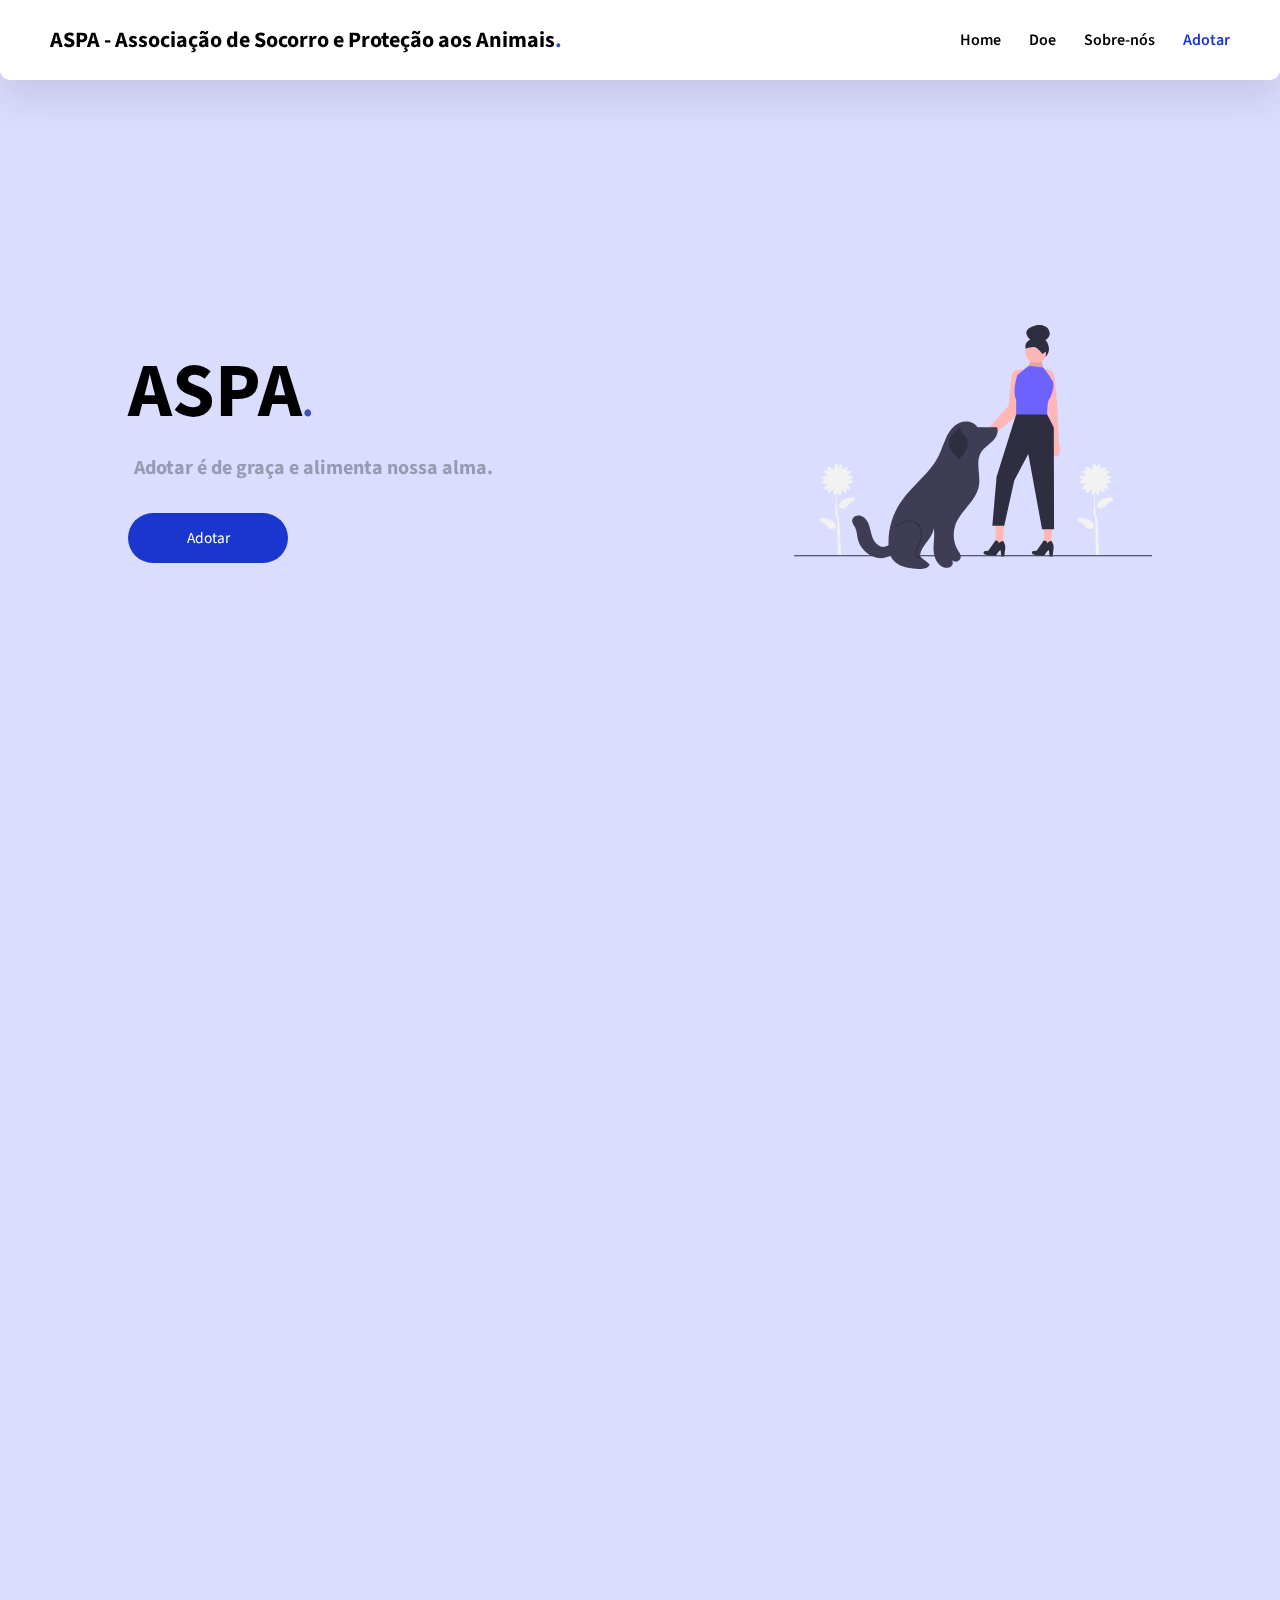
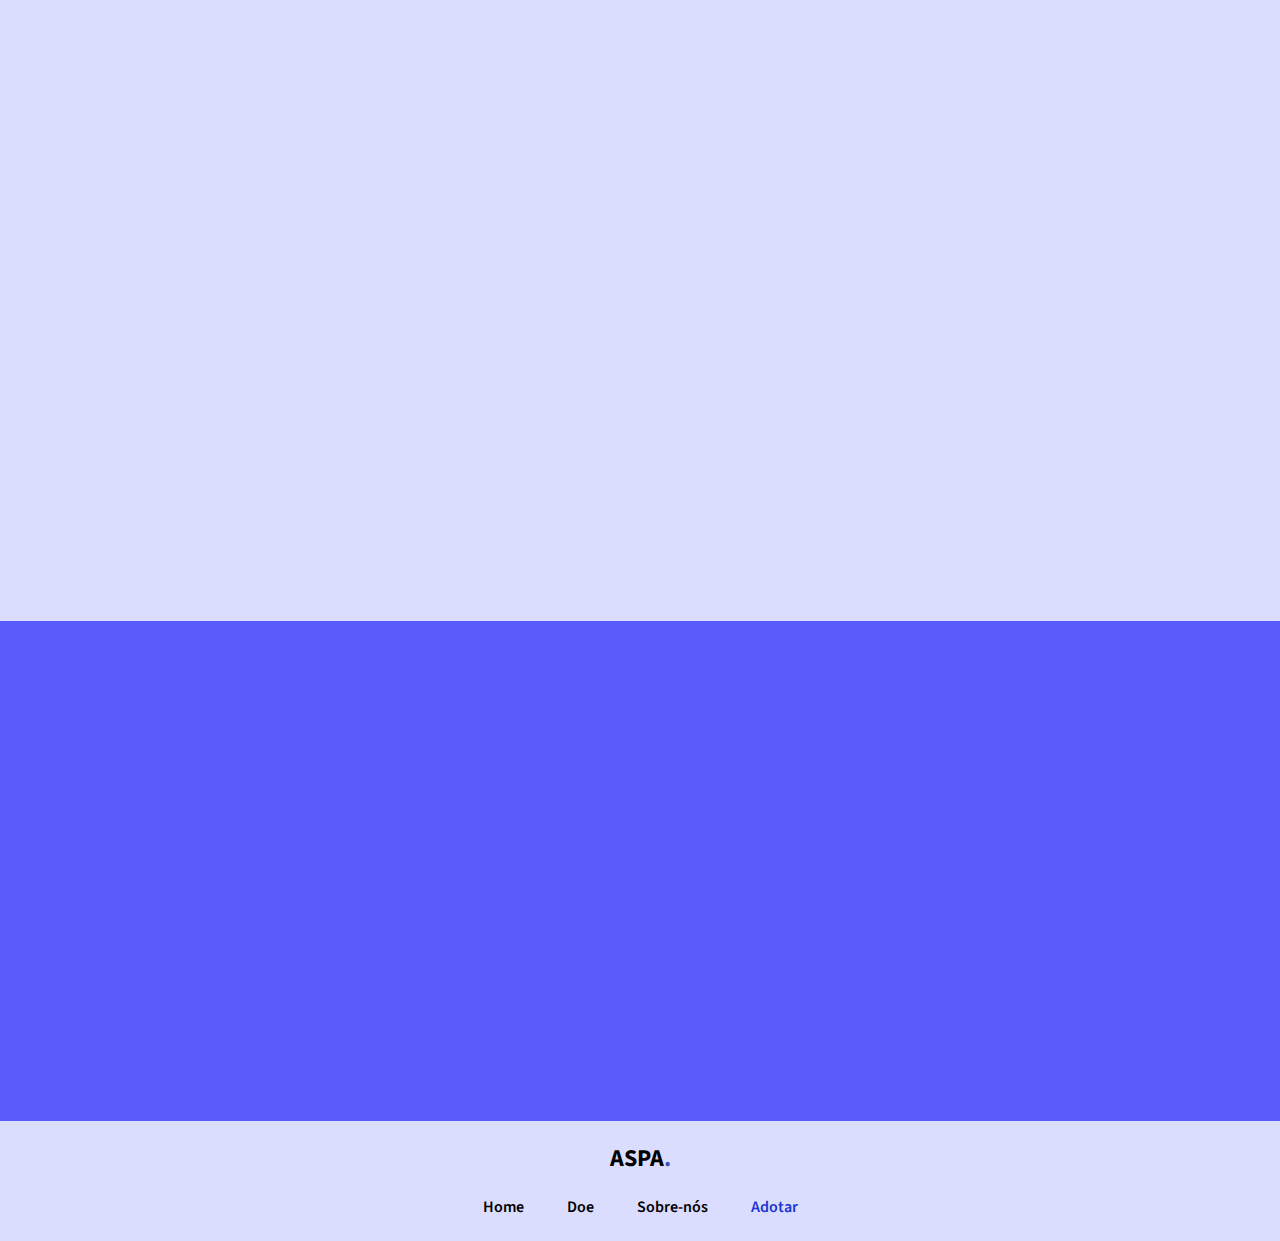
<file: index.html>
<!DOCTYPE html>
<html lang="pt-br">

<head>
    <meta charset="UTF-8">
    <meta name="viewport" content="width=device-width, initial-scale=1.0">
    <title>Adote</title>
    <link rel="stylesheet" href="styles.css">
    <link href="https://fonts.googleapis.com/css2?family=Source+Sans+Pro&display=swap" rel="stylesheet">
    <link href="https://unpkg.com/aos@2.3.1/dist/aos.css" rel="stylesheet">
    <link rel="icon" type="image/png" sizes="32x32" href="img/favicon-32x32.png">
</head>

<body>
    <div>
        <div class="nav">
            <div>
                <h4>ASPA - Associação de Socorro e Proteção aos Animais<span style="color: #3f51b5;">.</span></h4>
            </div>
            <div class="links">
                <a href="index.html">Home</a>
                <a href="doe.html">Doe</a>
                <a href="sobre-nos.html">Sobre-nós</a>
                <a href="adotar.html" class="adotar">Adotar</a>
            </div>
        </div>

        <!--LANDING PAGE-->
        <div class="landing">
            <div class="landingText" data-aos="fade-up" data-aos-duration="1000">
                <h1>ASPA<span style="color: #3f51b5; font-size: 3vw;">.</span></h1>
                <h3>Adotar é de graça e alimenta nossa alma.</h3>
                <div class="btn">
                    <a href="./adotar.html">Adotar</a>
                </div>
            </div>
            <div class="landingImage" data-aos="fade-down" data-aos-duration="2000">
                <img src="img/dog-carinho-mulher.svg">
            </div>
        </div>

        <!--INFO SECTION ABOUT-->
        <div class="about">
            <div class="aboutText" data-aos="fade-up" data-aos-duration="1000">
                <h1>Por que é importante <br> <span style="color: #3f51b5;font-size: 3vw;">Você adotar
                    </span> </h1>
                <img src="img/logo-sem-fundo.png" class="sonhe">
            </div>
            <div class="aboutList" data-aos="fade-left" data-aos-duration="1000">
                <ol>
                    <li>
                        <span>01</span>
                        <p>Você não financia o sofrimento do mercado de pets</p>
                    </li>
                    <li>
                        <span>02</span>
                        <p>Ter um pet em casa = felicidade para o lar</p>
                    </li>
                    <li>
                        <span>03</span>
                        <p>Ter um pet em casa faz bem para a saúde</p>
                    </li>
                    <li>
                        <span>04</span>
                        <p>Você estará resgatando uma vida</p>
                    </li>

                </ol>
            </div>
        </div>

        <!--INFO SECTION CARDS-->

        <div class="infoSection">
            <div class="infoHeader" data-aos="fade-up" data-aos-duration="1000">
                <h1>Curiosidades que você precisa saber<br> <span style="color: #3f51b5;">Adote</span><span
                        style="color: #0E0D0D;">.</span></h1>
            </div>
            <div class="infoCards">
                <div class="card one" data-aos="fade-up" data-aos-duration="1000">
                    <img src="img/dog-comida.svg" class="cardoneImg" data-aos="fade-up" data-aos-duration="1100">
                    <div class="cardbgone"></div>
                    <div class="cardContent">
                        <h2>Dados de abandono no Brasil</h2>
                        <p>De acordo com a OMS, aqui no país existem mais de 30 milhões de cães abandonados.</p>
                        <a href="https://www.paho.org/pt/brasil" target="_blank">
                            <div class="cardBtn">
                                <img src="img/next.png" class="cardIcon">
                            </div>
                        </a>
                    </div>
                </div>

                <div class="card two" data-aos="fade-up" data-aos-duration="1300">
                    <img src="img/dog-homem-passeio.svg" class="cardtwoImg" data-aos="fade-up" data-aos-duration="1200">
                    <div class="cardbgtwo"></div>
                    <div class="cardContent">
                        <h2>Aumigos no Brasil</h2>
                        <p>Por outro lado, 44,13% dos lares brasileiros possui ao menos um cão, segundo o IBGE.</p>
                        <a href="https://www.ibge.gov.br/" target="_blank">
                            <div class="cardBtn">
                                <img src="img/next.png" class="cardIcon">
                            </div>
                        </a>
                    </div>
                </div>

                <div class="card three" data-aos="fade-up" data-aos-duration="1600">
                    <img src="img/dog-praia.svg" class="cardthreeImg" data-aos="fade-up" data-aos-duration="1300">
                    <div class="cardbgthree"></div>
                    <div class="cardContent">
                        <h2>Qualidade de Vida</h2>
                        <p>Estudos indicam longevidade para tutores. Mitigando doenças físicas e psicológicas.</p>
                        <a href="https://www.ahajournals.org/doi/10.1161/CIRCOUTCOMES.118.005342" target="_blank">
                            <div class="cardBtn">
                                <img src="img/next.png" class="cardIcon">
                            </div>
                        </a>
                    </div>
                </div>
            </div>
        </div>

        <!--BANNER-->

        <div class="banner">
            <div class="bannerText" data-aos="fade-right" data-aos-duration="1000">
                <h1>Entre em contato:<br> <span style="font-size: 1.6vw;">
                    contato@aspa.com.br</span>
                </h1>
                <a href="https://www.facebook.com/" target="_blank"><img src="img/facebook.png"></a>
                <a href="https://www.instagram.com/" target="_blank"><img src="img/instagram.png"></a>
                <a href="https://web.whatsapp.com/" target="_blank"><img src="img/whatsapp.png"></a>
            </div>
            <div class="bannerImg" data-aos="fade-up" data-aos-duration="1000">
                <img src="img/mulher-celular.svg">
            </div>
        </div>

        <!-- FOOTER -->

        <div class="footer">
            <h2>ASPA<span style="color: #3f51b5;">.</span></h2>
            <div class="footerlinks">
                <a href="index.html">Home</a>
                <a href="doe.html">Doe</a>
                <a href="sobre-nos.html" onclick=addImagetoCard()>Sobre-nós</a>
                <a href="adotar.html" class="adotar">Adotar</a>
            </div>
        </div>

    </div>

    <script src="https://unpkg.com/aos@2.3.1/dist/aos.js"></script>
    <script>
        AOS.init();
    </script>
    <!-- Referência -->
    <!-- https://michalsnik.github.io/aos/ -->
    <!-- https://github.com/michalsnik/aos -->
    <!-- https://undraw.co/illustrations -->
</body>
<script src="main.js"></script>

</html>
</file>
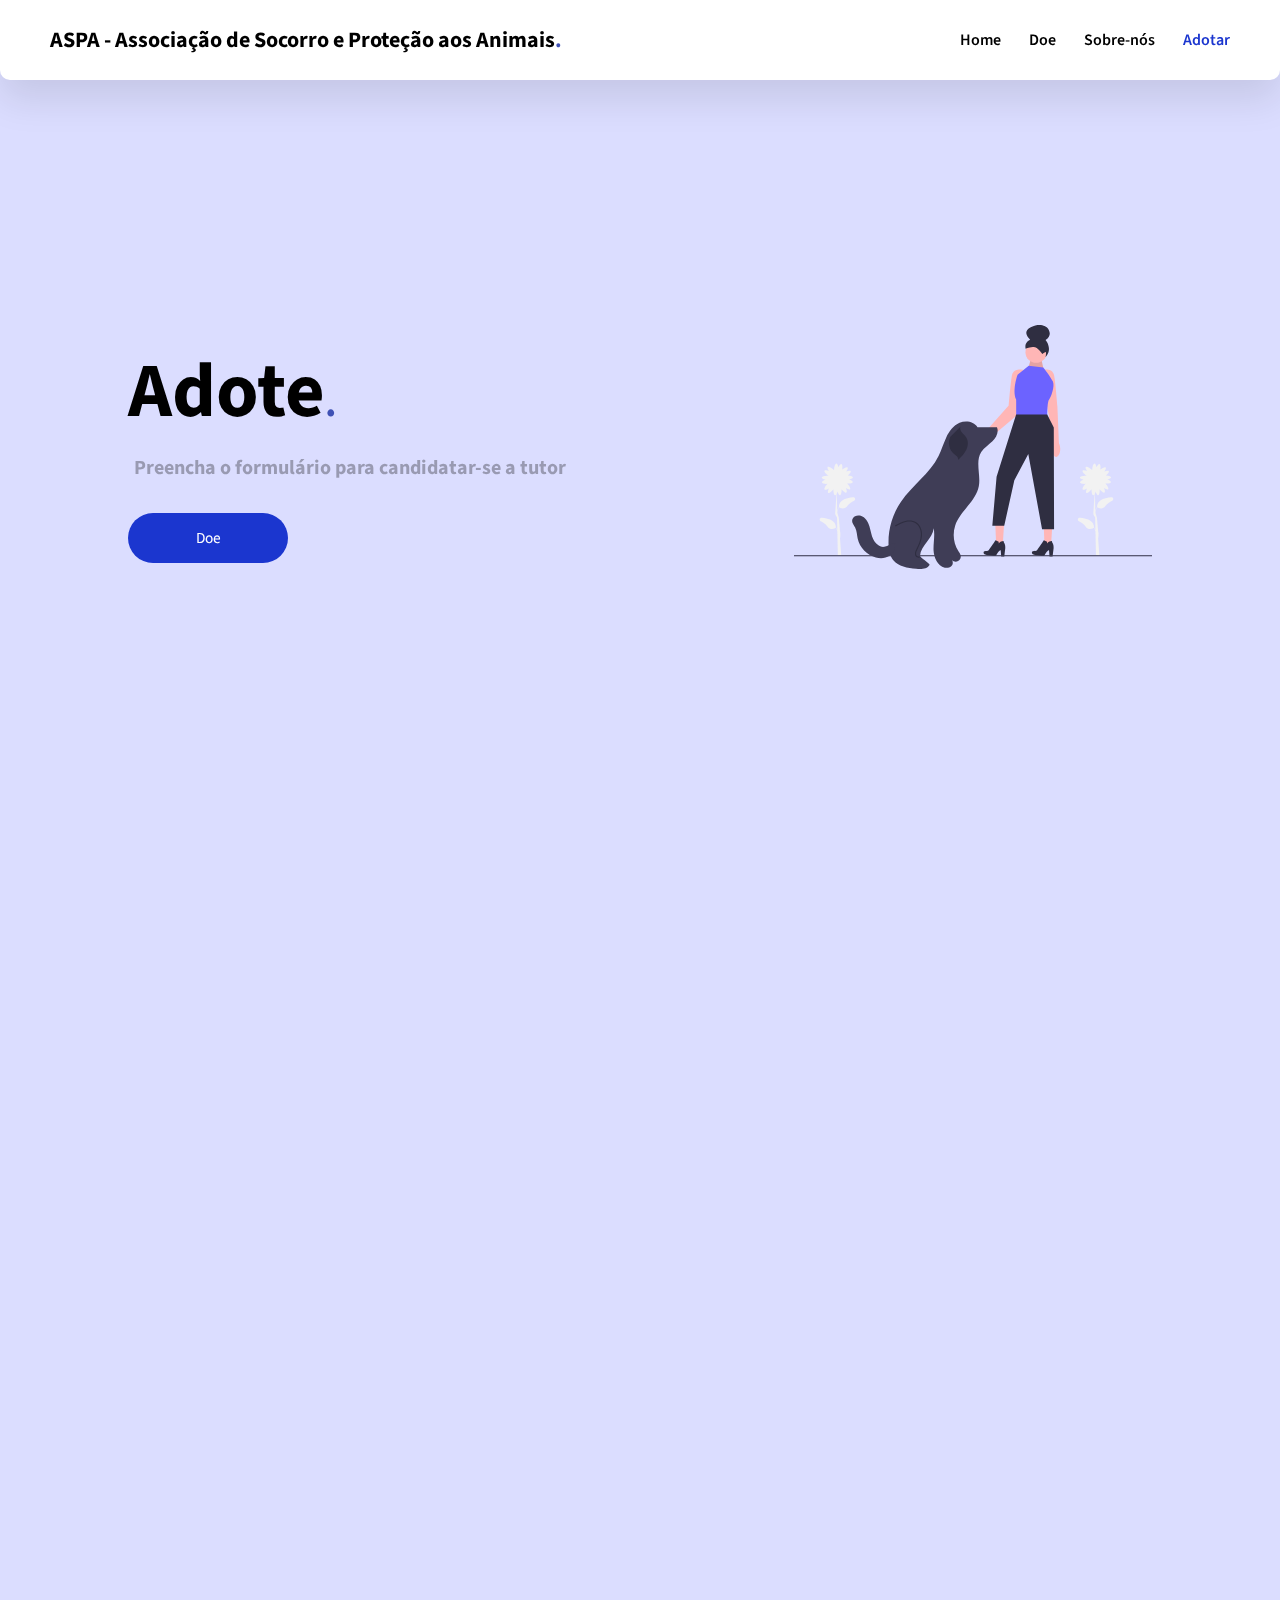
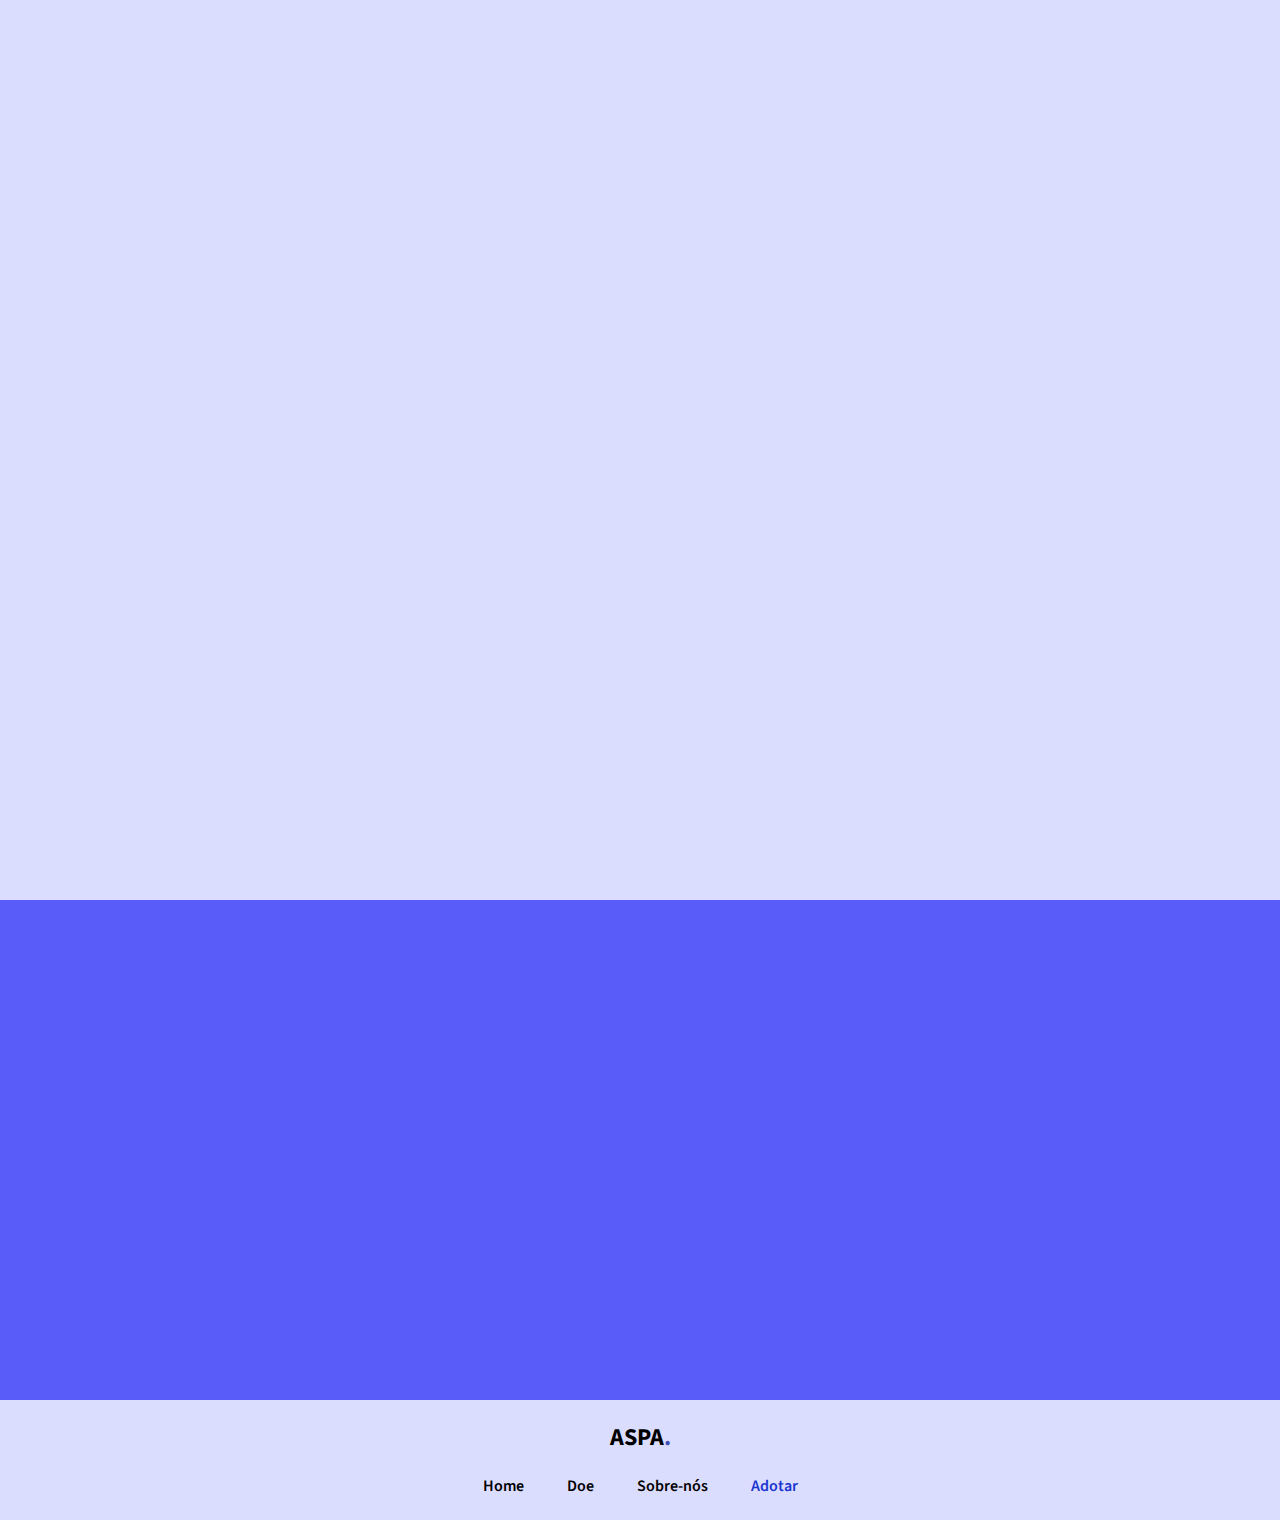
<file: adotar.html>
<!DOCTYPE html>
<html lang="pt-br">

<head>
    <meta charset="UTF-8">
    <meta name="viewport" content="width=device-width, initial-scale=1.0">
    <title>Adote</title>
    <link rel="stylesheet" href="styles.css">
    <link href="https://fonts.googleapis.com/css2?family=Source+Sans+Pro&display=swap" rel="stylesheet">
    <link href="https://unpkg.com/aos@2.3.1/dist/aos.css" rel="stylesheet">
    <link rel="icon" type="image/png" sizes="32x32" href="img/favicon-32x32.png">
</head>

<body>
    <div>
        <div class="nav">
            <div>
                <h4>ASPA - Associação de Socorro e Proteção aos Animais<span style="color: #3f51b5;">.</span></h4>
            </div>
            <div class="links">
                <a href="index.html">Home</a>
                <a href="doe.html">Doe</a>
                <a href="sobre-nos.html">Sobre-nós</a>
                <a href="adotar.html" class="adotar">Adotar</a>
            </div>
        </div>

        <!--LANDING PAGE-->
        <div class="landing">
            <div class="landingText" data-aos="fade-up" data-aos-duration="1000">
                <h1>Adote<span style="color: #3f51b5; font-size: 3vw;">.</span></h1>
                <h3>Preencha o formulário para candidatar-se a tutor</h3>
                <div class="btn">
                    <a href="./doe.html">Doe</a>
                </div>
            </div>
            <div class="landingImage" data-aos="fade-down" data-aos-duration="2000">
                <img src="img/dog-carinho-mulher.svg">
            </div>
        </div>

        <!--INFO SECTION ABOUT-->
        <div class="aboutAdotar" data-aos="fade-up" data-aos-duration="1000">
            <iframe
                src="https://docs.google.com/forms/d/e/1FAIpQLSe4-83dyOzt2VohgESnUVbqnc2ehPhtxw1ZmLL-lLB2ZX24_g/viewform?embedded=true"
                width="700" height="1500" frameborder="0" marginheight="10" marginwidth="010">
            </iframe>
            </div>

 <!--BANNER-->

 <div class="banner">
    <div class="bannerText" data-aos="fade-right" data-aos-duration="1000">
        <h1>Entre em contato:<br> <span style="font-size: 1.6vw;">
                contato@aspa.com.br</span>
        </h1>
        <a href="https://www.facebook.com/" target="_blank"><img src="img/facebook.png"></a>
        <a href="https://www.instagram.com/" target="_blank"><img src="img/instagram.png"></a>
        <a href="https://web.whatsapp.com/" target="_blank"><img src="img/whatsapp.png"></a>
    </div>
    <div class="bannerImg" data-aos="fade-up" data-aos-duration="1000">
        <img src="img/mulher-celular.svg">
    </div>
</div>

        <!-- FOOTER -->

        <div class="footer">
            <h2>ASPA<span style="color: #3f51b5;">.</span></h2>
            <div class="footerlinks">
                <a href="index.html">Home</a>
                <a href="doe.html">Doe</a>
                <a href="sobre-nos.html">Sobre-nós</a>
                <a href="adotar.html" class="adotar">Adotar</a>
            </div>
        </div>

    </div>

    <script src="https://unpkg.com/aos@2.3.1/dist/aos.js"></script>
    <script>
        AOS.init();
    </script>
    <!-- Referência -->
    <!-- https://michalsnik.github.io/aos/ -->
    <!-- https://github.com/michalsnik/aos -->
    <!-- https://undraw.co/illustrations -->
</body>
<script src="main.js"></script>

</html>
</file>
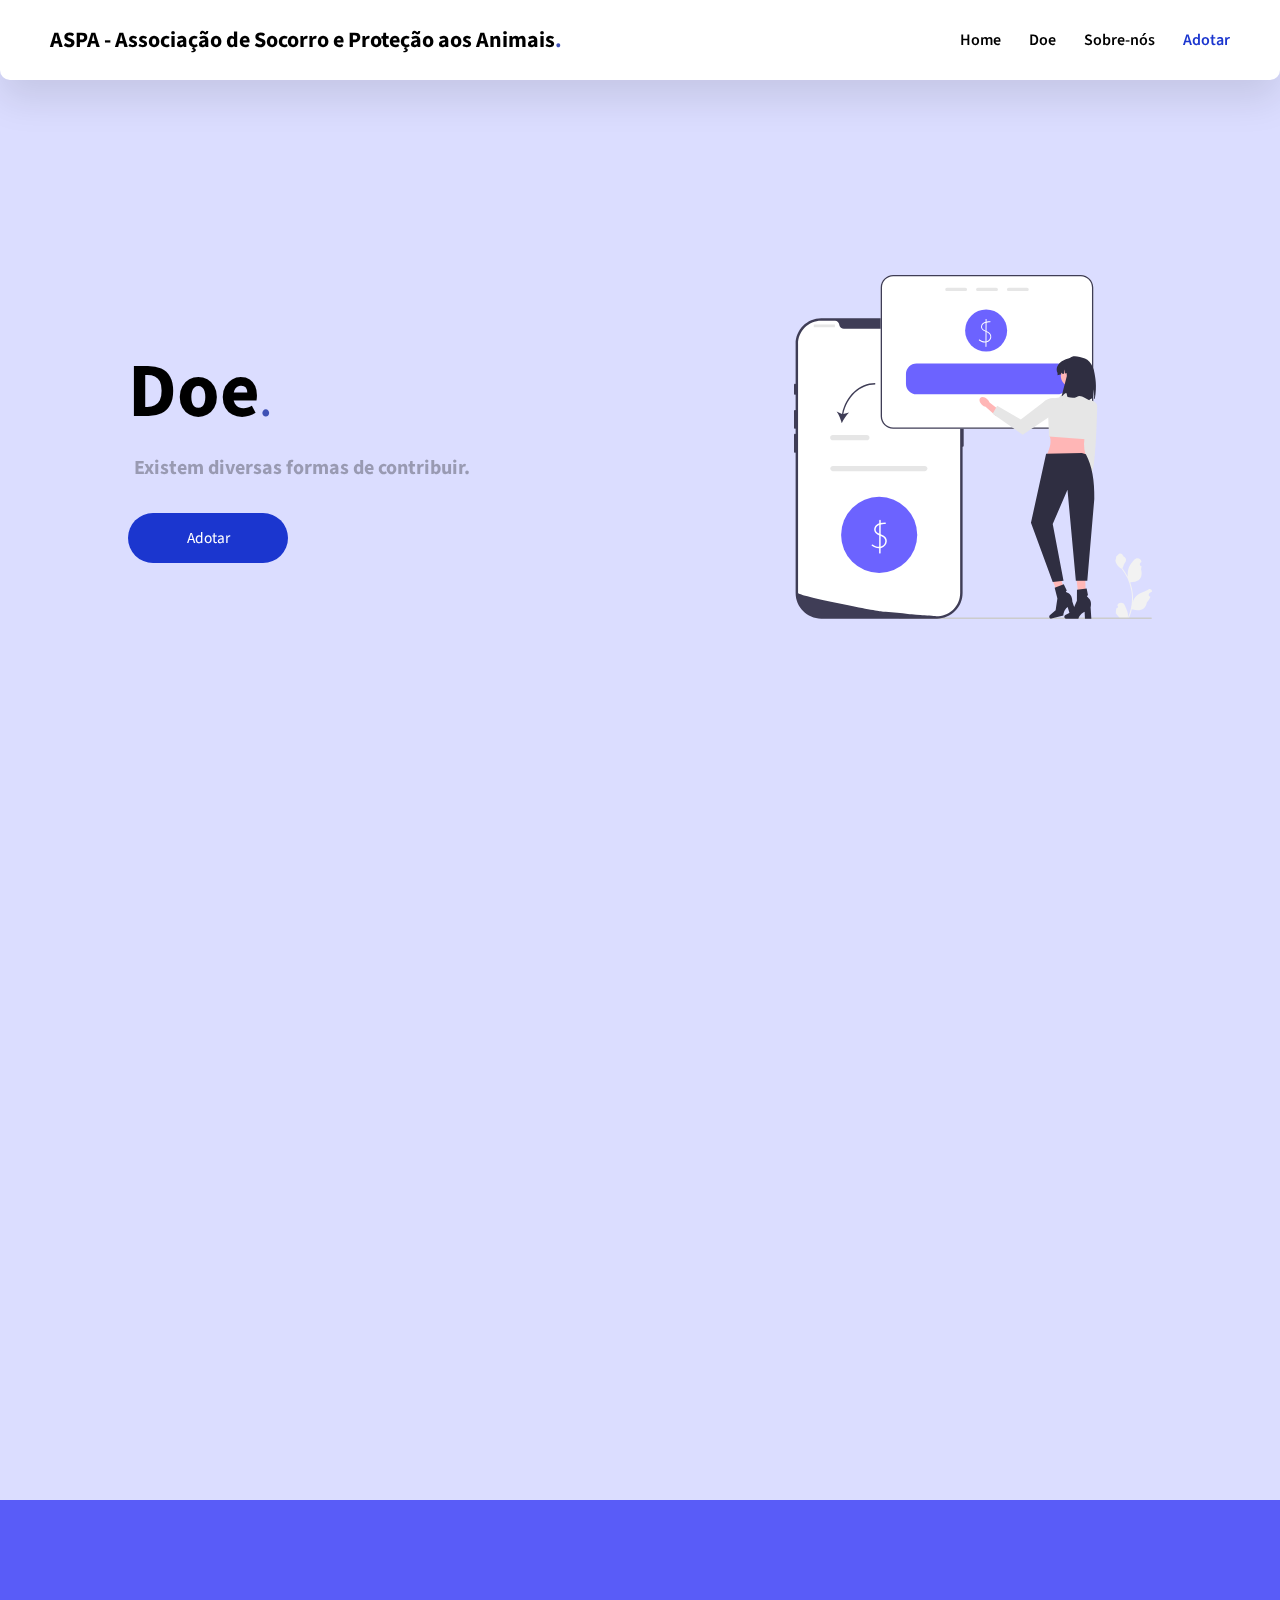
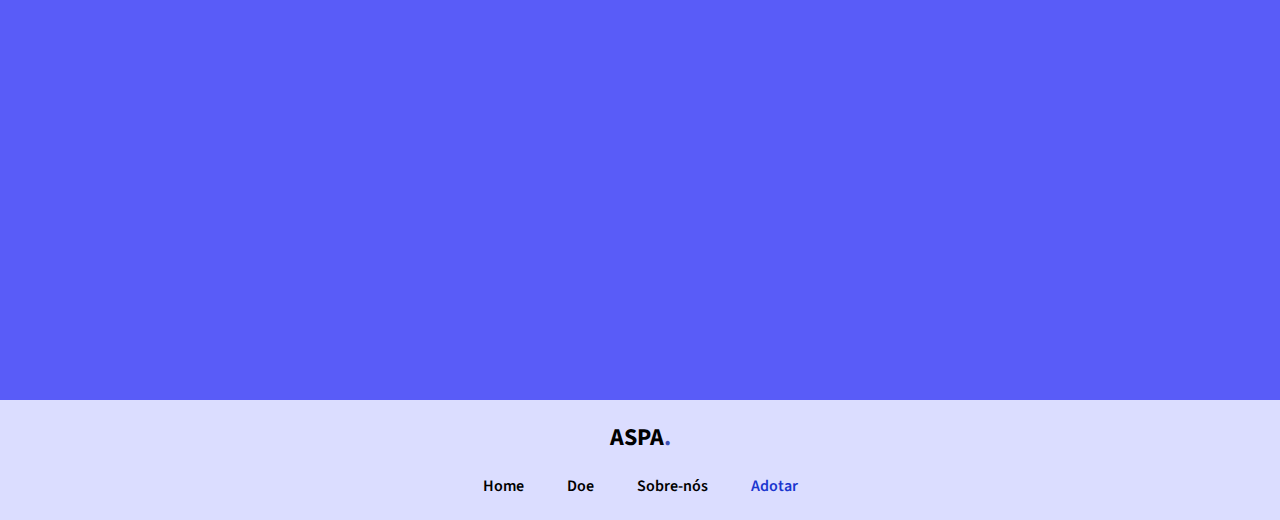
<file: doe.html>
<!DOCTYPE html>
<html lang="pt-br">

<head>
    <meta charset="UTF-8">
    <meta name="viewport" content="width=device-width, initial-scale=1.0">
    <title>Adote</title>
    <link rel="stylesheet" href="styles.css">
    <link href="https://fonts.googleapis.com/css2?family=Source+Sans+Pro&display=swap" rel="stylesheet">
    <link href="https://unpkg.com/aos@2.3.1/dist/aos.css" rel="stylesheet">
    <link rel="icon" type="image/png" sizes="32x32" href="img/favicon-32x32.png">
</head>

<body>
    <div>
        <div class="nav">
            <div>
                <h4>ASPA - Associação de Socorro e Proteção aos Animais<span style="color: #3f51b5;">.</span></h4>
            </div>
            <div class="links">
                <a href="index.html">Home</a>
                <a href="doe.html">Doe</a>
                <a href="sobre-nos.html">Sobre-nós</a>
                <a href="adotar.html" class="adotar">Adotar</a>
            </div>
        </div>
        <div class="landing">
            <div class="landingText" data-aos="fade-up" data-aos-duration="1000">
                <h1>Doe<span style="color: #3f51b5; font-size: 3vw;">.</span></h1>
                <h3>Existem diversas formas de contribuir.</h3>
                <div class="btn">
                    <a href="./adotar.html">Adotar</a>
                </div>
            </div>
            <div class="landingImage" data-aos="fade-down" data-aos-duration="2000">
                <img src="img/transfer-money.svg">
            </div>
        </div>
        <div class="infoSection">
            <div class="infoCards">
                <div class="card one" data-aos="fade-up" data-aos-duration="1000">
                    <img src="img/bitcoin.svg" class="cardoneImg" data-aos="fade-up" data-aos-duration="1100">
                    <div class="cardbgone"></div>
                    <div class="cardContent">
                        <h2>Depósito bancário</h2>
                        <p>Nubank - Agência: 0000-1 - Conta: 100.000-1 CNPJ: ASPA</p>
                        <a href="https://nubank.com.br/" target="_blank">
                            <div class="cardBtn">
                                <img src="img/next.png" class="cardIcon">
                            </div>
                        </a>
                    </div>
                </div>

                <div class="card two" data-aos="fade-up" data-aos-duration="1300">
                    <img src="img/mobile-pay.svg" class="cardtwoImg" data-aos="fade-up" data-aos-duration="1200">
                    <div class="cardbgtwo"></div>
                    <div class="cardContent">
                        <h2>Kickante</h2>
                        <p>Doe um valor mensal para a ASPA. Basta se cadastrar no site da Kickante</p>
                        <a href="https://www.kickante.com.br/" target="_blank">
                            <div class="cardBtn">
                                <img src="img/next.png" class="cardIcon">
                            </div>
                        </a>
                    </div>
                </div>

                <div class="card three" data-aos="fade-up" data-aos-duration="1600">
                    <img src="img/credit-card.svg" class="cardthreeImg" data-aos="fade-up" data-aos-duration="1300">
                    <div class="cardbgthree"></div>
                    <div class="cardContent">
                        <h2>Pag Seguro</h2>
                        <p>Usando o PAGSEGURO você pode fazer uma operação segura através de cartão de crédito</p>
                        <a href="https://pagseguro.uol.com.br/" target="_blank">
                            <div class="cardBtn">
                                <img src="img/next.png" class="cardIcon">
                            </div>
                        </a>
                    </div>
                </div>
            </div>
        </div>

        <!--BANNER-->
        
        <div class="banner">
            <div class="bannerText" data-aos="fade-right" data-aos-duration="1000">
                <h1>Entre em contato:<br> <span style="font-size: 1.6vw;">
                        contato@aspa.com.br</span>
                </h1>
                <a href="https://www.facebook.com/" target="_blank"><img src="img/facebook.png"></a>
                <a href="https://www.instagram.com/" target="_blank"><img src="img/instagram.png"></a>
                <a href="https://web.whatsapp.com/" target="_blank"><img src="img/whatsapp.png"></a>
            </div>
            <div class="bannerImg" data-aos="fade-up" data-aos-duration="1000">
                <img src="img/mulher-celular.svg">
            </div>
        </div>

        <!-- FOOTER -->

        <div class="footer">
            <h2>ASPA<span style="color: #3f51b5;">.</span></h2>
            <div class="footerlinks">
                <a href="index.html">Home</a>
                <a href="doe.html">Doe</a>
                <a href="sobre-nos.html">Sobre-nós</a>
                <a href="adotar.html" class="adotar">Adotar</a>
            </div>
        </div>

    </div>

    <script src="https://unpkg.com/aos@2.3.1/dist/aos.js"></script>
    <script>
        AOS.init();
    </script>
    <!-- Referência -->
    <!-- https://michalsnik.github.io/aos/ -->
    <!-- https://github.com/michalsnik/aos -->
    <!-- https://undraw.co/illustrations -->
</body>
<script src="main.js"></script>

</html>
</file>
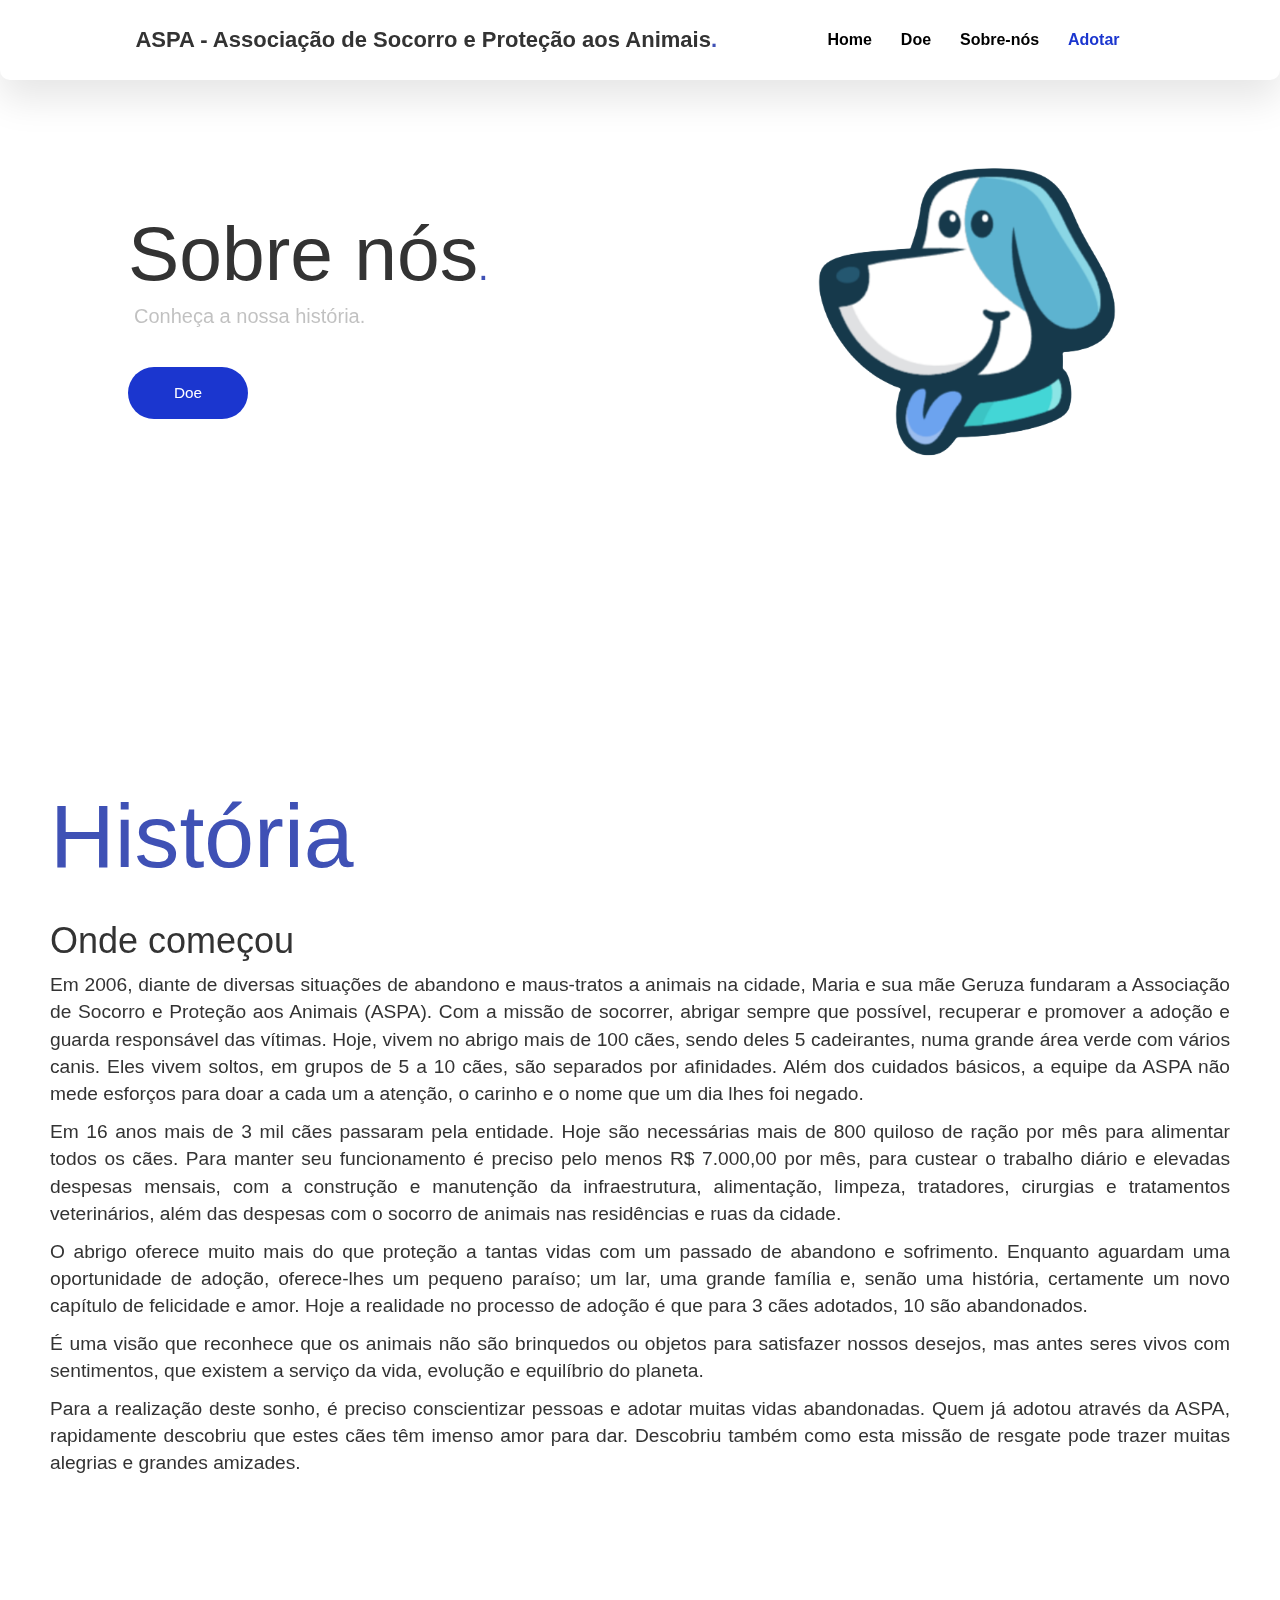
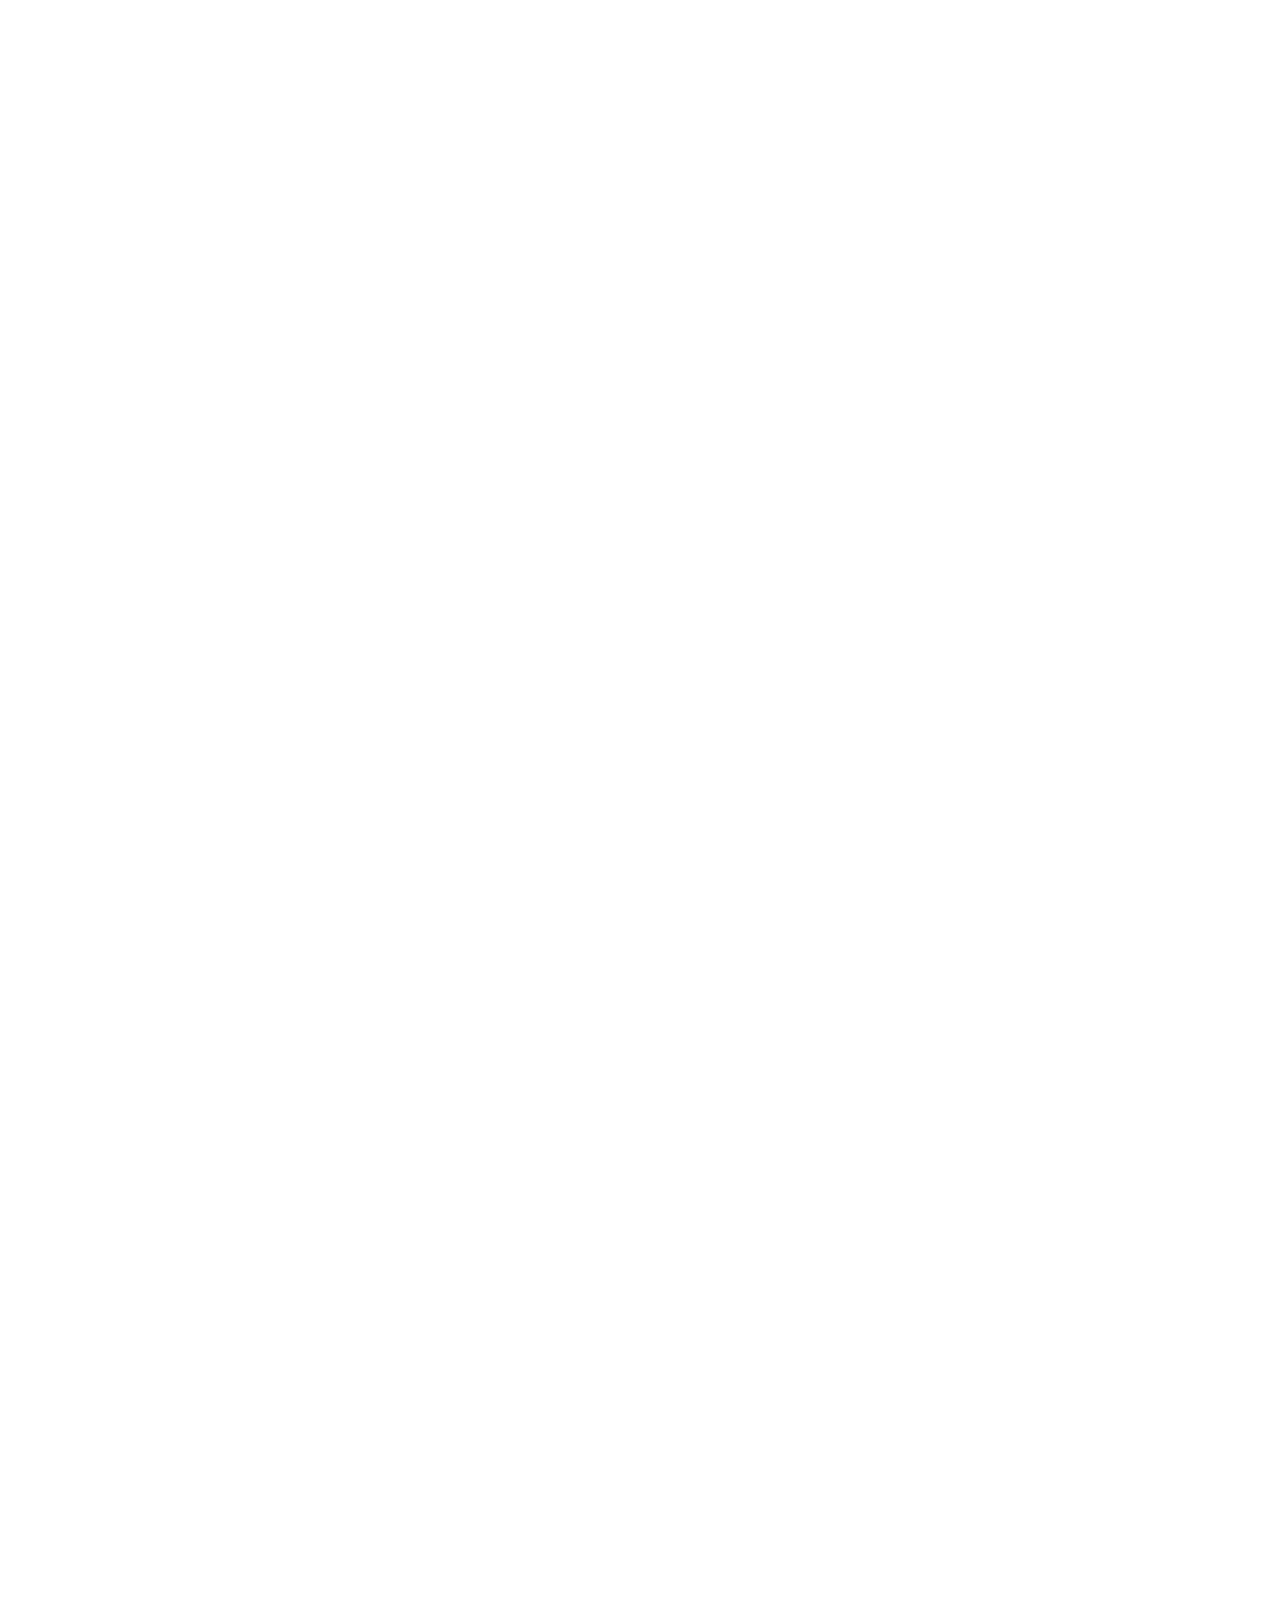
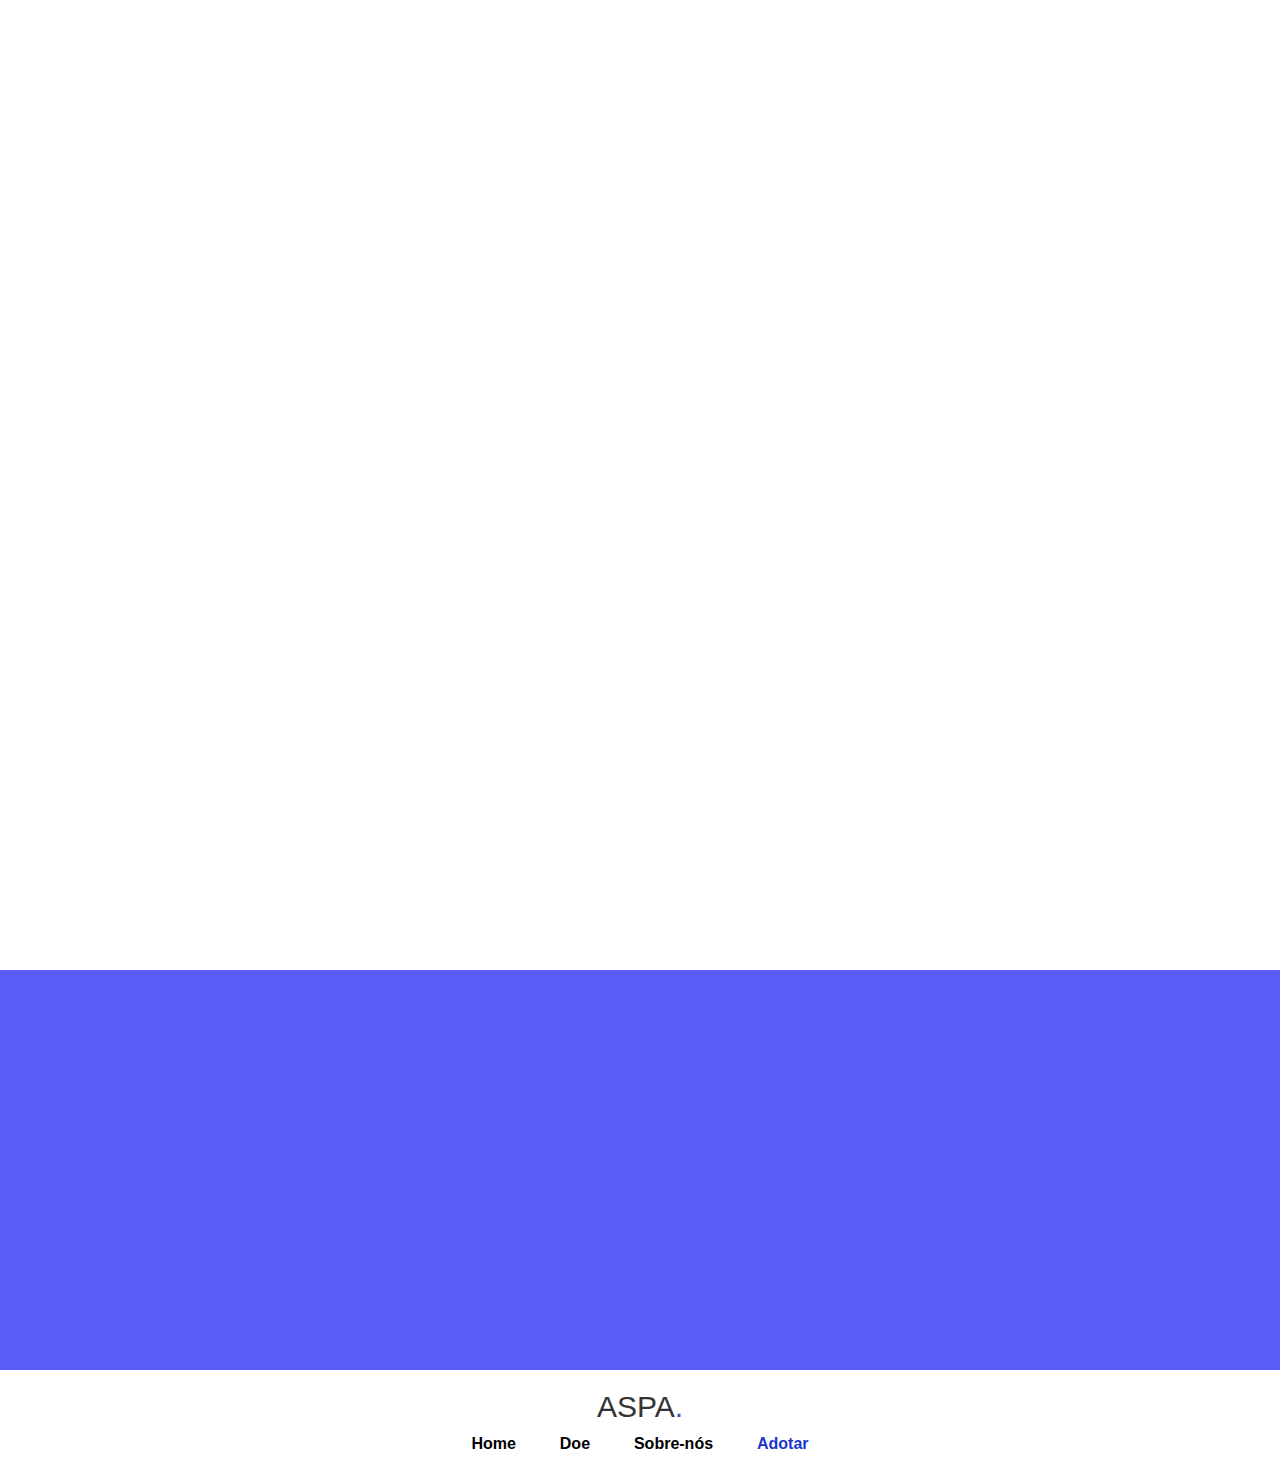
<file: sobre-nos.html>
<!DOCTYPE html>
<html lang="pt-br">

<head>
    <meta charset="UTF-8">
    <meta name="viewport" content="width=device-width, initial-scale=1.0">
    <title>Adote</title>
    <link rel="stylesheet" href="styles.css">
    <link href="https://fonts.googleapis.com/css2?family=Source+Sans+Pro&display=swap" rel="stylesheet">
    <link href="https://unpkg.com/aos@2.3.1/dist/aos.css" rel="stylesheet">

    <link rel="stylesheet" href="https://maxcdn.bootstrapcdn.com/bootstrap/3.4.1/css/bootstrap.min.css">
    <script src="https://ajax.googleapis.com/ajax/libs/jquery/3.6.0/jquery.min.js"></script>
    <script src="https://maxcdn.bootstrapcdn.com/bootstrap/3.4.1/js/bootstrap.min.js"></script>
    <!-- CSS only -->
    <link rel="icon" type="image/png" sizes="32x32" href="img/favicon-32x32.png">

<body onload="getPhotos()">
    <div>
        <div class="nav">
            <div>
                <h4>ASPA - Associação de Socorro e Proteção aos Animais<span style="color: #3f51b5;">.</span></h4>
            </div>
            <div class="links">
                <a href="index.html">Home</a>
                <a href="doe.html">Doe</a>
                <a href="sobre-nos.html">Sobre-nós</a>
                <a href="adotar.html" class="adotar">Adotar</a>
            </div>
        </div>

        <!--LANDING PAGE-->
        <div class="landing" style=" height: 70vh;">
            <div class="landingText" data-aos="fade-up" data-aos-duration="1000">
                <h1>Sobre nós<span style="color: #3f51b5; font-size: 3vw;">.</span></h1>
                <h3>Conheça a nossa história.</h3>
                <div class="btn">
                    <a href="./doe.html">Doe</a>
                </div>
            </div>
            <div class="landingImage" data-aos="fade-down" data-aos-duration="2000">
                <img src="img/logo-sem-fundo.png">
            </div>
        </div>

        <div class="aboutUs">
            <div data-aos="fade-up" data-aos-duration="2000">
                <span style="color: #3f51b5;font-size: 7vw;">História</span><br>
                <h1>Onde começou</h1>
                <p style="text-align: justify; font-size: 1.5vw;">Em 2006, diante de diversas situações de abandono e
                    maus-tratos a
                    animais na cidade, Maria e sua mãe Geruza fundaram a Associação de Socorro e Proteção aos Animais
                    (ASPA). Com a missão de socorrer, abrigar sempre que possível, recuperar e promover a adoção e
                    guarda responsável das vítimas.

                    Hoje, vivem no abrigo mais de 100 cães, sendo deles 5 cadeirantes, numa grande área verde com vários
                    canis. Eles vivem soltos, em grupos de 5 a 10 cães, são separados por afinidades. Além dos cuidados
                    básicos, a equipe da ASPA não mede esforços para doar a cada um a atenção, o carinho e o nome
                    que um dia lhes foi negado.</p>
                <p style="text-align: justify;font-size: 1.5vw;">Em 16 anos mais de 3 mil cães passaram pela entidade.
                    Hoje são
                    necessárias mais de 800 quiloso de ração por mês para alimentar todos os cães. Para manter seu
                    funcionamento é preciso pelo menos R$ 7.000,00 por mês, para custear o trabalho diário e elevadas
                    despesas mensais, com a construção e manutenção da infraestrutura, alimentação, limpeza, tratadores,
                    cirurgias e tratamentos veterinários, além das despesas com o socorro de animais nas residências e
                    ruas da cidade. </p>
                <p style="text-align: justify;font-size: 1.5vw;">O abrigo oferece muito mais do que proteção a tantas
                    vidas com um
                    passado de abandono e sofrimento. Enquanto aguardam uma oportunidade de adoção, oferece-lhes um
                    pequeno paraíso; um lar, uma grande família e, senão uma história, certamente um novo capítulo de
                    felicidade e amor. Hoje a realidade no processo de adoção é que para 3 cães adotados, 10 são
                    abandonados.
                </p>
                <p style="text-align: justify;font-size: 1.5vw;">É uma visão que reconhece que os animais não são
                    brinquedos ou objetos
                    para satisfazer nossos desejos, mas antes seres vivos com sentimentos, que existem a serviço da
                    vida, evolução e equilíbrio do planeta.</p>
                <p style="text-align: justify;font-size: 1.5vw;">Para a realização deste sonho, é preciso conscientizar
                    pessoas e adotar
                    muitas vidas abandonadas. Quem já adotou através da ASPA, rapidamente descobriu que estes cães
                    têm imenso amor para dar. Descobriu também como esta missão de resgate pode trazer muitas alegrias e
                    grandes amizades.</p>
            </div>

        </div>
        <!--INFO SECTION CARDS-->
        <div>
            <div class="infoSectionOurTeam">
                <div class="infoHeader" data-aos="fade-up" data-aos-duration="2000">
                    <h1>Nossa equipe<br> <span style="color: #3f51b5;">ASPA</span><span style="color: #0E0D0D;">.</span>
                    </h1>
                </div>
                <div class="infoCards">
                    <div class="card one" data-aos="fade-up" data-aos-duration="1000">
                        <img src="img/juliana.jpg">
                    </div>
                    <div class="card two" data-aos="fade-up" data-aos-duration="1300">
                        <img src="img/pedro.jpg">
                    </div>
                    <div class="card three" data-aos="fade-up" data-aos-duration="1600">
                        <img src="img/rosa.jpg">          
                    </div>
                </div>
            </div>
        </div>

        <div class="infoSectionOurPets">
            <div class="infoHeader" data-aos='fade-up' data-aos-duration="1000">
                <h1>Nossos Pet's<br> <span style="color: #3f51b5;">ASPA</span><span style="color: #0E0D0D;">.</span>
                </h1>
                <button class="refresh" id="buttonRefresh" style="position:relative; margin-top: 20px;" onclick="getPhotos()">
                    Outros Pet`s
                </button>
            </div>
           
            <div class="sectionPhotos" data-aos="fade-up" data-aos-duration="1000">
                <div id="myCarousel" class="carousel slide" data-ride="carousel">
                    <!-- Indicators -->
                    <ol class="carousel-indicators">
                        <li data-target="#myCarousel" data-slide-to="0" class="active"></li>
                        <li data-target="#myCarousel" data-slide-to="1"></li>
                        <li data-target="#myCarousel" data-slide-to="2"></li>
                        <li data-target="#myCarousel" data-slide-to="3"></li>
                        <li data-target="#myCarousel" data-slide-to="4"></li>
                        <li data-target="#myCarousel" data-slide-to="5"></li>
                        <li data-target="#myCarousel" data-slide-to="6"></li>
                        <li data-target="#myCarousel" data-slide-to="7"></li>
                        <li data-target="#myCarousel" data-slide-to="8"></li>
                        <li data-target="#myCarousel" data-slide-to="9"></li>
                    </ol>
                    <!-- Wrapper for slides -->
                    <div id="inputCarousel" class="carousel-inner" style="margin: 20px;">
                        <!-- Criado no JavaScript -->
                    </div>
                    <!-- Left and right controls -->
                    <a class="left carousel-control" href="#myCarousel" data-slide="prev">
                        <span class="glyphicon glyphicon-chevron-left"></span>
                        <span class="sr-only">Previous</span>
                    </a>
                    <a class="right carousel-control" href="#myCarousel" data-slide="next">
                        <span class="glyphicon glyphicon-chevron-right"></span>
                        <span class="sr-only">Next</span>
                    </a>
                </div>
            </div>
        </div>
    </div>
  
    <!--BANNER-->

    <div class="banner">
        <div class="bannerText" data-aos="fade-right" data-aos-duration="1000">
            <h1>Entre em contato:<br> <span style="font-size: 1.6vw;">
                    contato@aspa.com.br</span>
            </h1>
            <a href="https://www.facebook.com/" target="_blank"><img src="img/facebook.png"></a>
            <a href="https://www.instagram.com/" target="_blank"><img src="img/instagram.png"></a>
            <a href="https://web.whatsapp.com/" target="_blank"><img src="img/whatsapp.png"></a>
        </div>
        <div class="bannerImg" data-aos="fade-up" data-aos-duration="1000">
            <img src="img/mulher-celular.svg">
        </div>
    </div>

    <!-- FOOTER -->

    <div class="footer">
        <h2>ASPA<span style="color: #3f51b5;">.</span></h2>
        <div class="footerlinks">
            <a href="index.html">Home</a>
            <a href="doe.html">Doe</a>
            <a href="sobre-nos.html">Sobre-nós</a>
            <a href="adotar.html" class="adotar">Adotar</a>
        </div>
    </div>

    <!-- Biblioteca animações -->
    <!-- https://michalsnik.github.io/aos/ -->
    <!-- https://github.com/michalsnik/aos -->

    <script src="https://unpkg.com/aos@2.3.1/dist/aos.js"></script>
    <script>
        AOS.init();
    </script>
</body>
<script src="main.js"></script>
<!-- JavaScript Bundle with Popper -->

</html>
</file>
<file: styles.css>
html,
body {
    background-color: #dbddff;
    font-family: 'Source Sans Pro', sans-serif;
    overflow-x: hidden !important;
    margin: 0px !important;
    padding: 0px !important;
}

* {
    text-decoration: none !important;
}

.nav {
    position: fixed;
    z-index: 1000;
    top: 0;
    right: 0;
    left: 0;
    height: 80px;
    display: flex;
    flex-direction: row;
    justify-content: space-between;
    align-items: center;
    padding: 0 25px 0 25px;
    background-color: #ffffff;
    box-shadow: 0 19px 38px rgba(0, 0, 0, 0.10);
    border-bottom-left-radius: 10px;
    border-bottom-right-radius: 10px;
}

.nav .links a {
    margin-right: 25px;
    font-size: 16px;
    font-weight: 600;
    color: black;
}

.nav .links .adotar {
    color: #1b36cf;
}

.nav h4 {
    font-size: 22px;
    font-weight: bold;
    margin-left: 25px;
}

/*Landing CSS*/

.landing {
    display: flex;
    flex-direction: row;
    justify-content: space-between;
    align-items: center;
    padding: 0 10vw 0 10vw;
    height: 100vh;
}

.landing img {
    width: 5vw;
    position: center;
}

.landingText h1 {
    font-size: 6vw;
    margin: 0 !important;
}

.landingText h3 {
    margin: 6px !important;
    font-size: 20px;
    opacity: 0.3;
    line-height: 30px;
}

.landingText .btn {
    width: 120px;
    margin-top: 30px;
    font-size: 1.2vw;
    padding: 14px 20px 14px 20px;
    background-color: #1b36cf;
    border-radius: 45px;
    text-align: center;
}

.landingText .btn a {
    font-size: 1.2vw;
    color: #fff;
}

.landingImage img {
    width: 28vw;
}

/*DOE CSS*/

.aboutUs {
    height: 32vh;
    padding: 50px;
    display: flex;
    flex-direction: row;
    justify-content: space-evenly;
    align-items: center;
    padding-top: 500px;
    padding-bottom: 500px;
}

.about {
    height: 600px;
    padding: 50px;
    display: flex;
    flex-direction: row;
    justify-content: space-evenly;
    align-items: center;
}

.aboutText {
    position: relative;
    padding: 0 50px;
    height: inherit;
}

.aboutText h1 {
    position: relative;
    left: 110px;
}

.aboutText img {
    width: 29vw;
    position: absolute;
    top: 140px;
}

.aboutList {
    width: 50%;
}

.aboutAdotar {
    height: 600px;
    padding: 50px;
    display: flex;
    flex-direction: row;
    justify-content: space-evenly;
    align-items: center;
    padding-top: 500px;
    padding-bottom: 500px;
}

ol {
    list-style: none;
    color: #1b36cf;
}

ol li {
    font-size: 34px;
    position: relative;
    margin-bottom: 20px;
    border-bottom: 1px solid #ebebeb;
}

li p {
    font-size: 16px;
    color: #000000;
    padding-left: 60px;
    line-height: 30px;
    opacity: 0.6;
}

li span {
    position: absolute;
    line-height: 25px;
    font-weight: 600px;
}

/*INFO_SECTION CSS*/

.infoSection {
    height: 600px;
}

.infoSectionOurTeam {
    height: 1400px;
}

.infoSectionOurPets {
    height: 1100px;
}

.refresh{
    width: 160px;
    margin-top: 30px;
    font-size: 1.2vw;
    padding: 14px 20px 14px 20px;
    background-color: #1b36cf;
    border-radius: 40px;
    text-align: center;
    border: none;
    font-size: 1.2vw;
    color: #fff;
   }

.sectionPhotos {
    display: flex;
    flex-direction: row;
    justify-content: space-around;
    align-items: center;
    padding: 40px 0 40px 0;
}
.photos{
    width: 750px; 
    height: 750px;
    border-radius: 0px;
    margin: 0px;
}

.infoHeader {
    text-align: center;
    margin-bottom: 40px;
}

.infoCards {
    display: flex;
    flex-direction: row;
    justify-content: space-around;
    align-items: center;
    padding: 40px 0 40px 0;
}

.infoCards .card {
    position: relative;
    height: 370px;
    width: 360px;
    background: #fff;
    box-shadow: 0 10px 22px rgba(0, 0, 0, 0.10), 0 10px 10px rgba(0, 0, 0, 0.10);
    font-family: 'Source Sans Pro', sans-serif;
}

.infoCards .one .cardoneImg {
    width: 180px;
    position: absolute;
    top: -40px;
    right: -40px;
}

.infoCards .two .cardtwoImg {
    width: 180px;
    position: absolute;
    top: -40px;
    right: -40px;
}

.infoCards .three .cardthreeImg {
    width: 180px;
    position: absolute;
    top: -40px;
    right: -40px;
}

.cardbgone {
    height: 150px;
    background-color: rgb(101, 85, 248);
}

.cardbgtwo {
    height: 150px;
    background-color: #2f5ee0;
}

.cardbgthree {
    height: 150px;
    background-color: rgb(93, 50, 250);
}

.cardContent {
    padding: 0 20px;
}

.cardContent h2 {
    font-weight: 500;
}

.cardContent p {
    line-height: 30px;
    opacity: 0.6;
}

.cardContent .cardBtn {
    position: absolute;
    right: 20px;
    padding: 10px;
    background-color: #ebebeb;
    width: 15px;
    height: 10px;
    border-radius: 6px;
    display: flex;
    justify-content: center;
    align-items: center;
    transition: all ease-in-out 0.2s;
}

.cardContent .cardBtn:hover {
    background-color: #2f8be0;
}

.cardContent .cardBtn .cardIcon {
    position: relative;
    top: 0px;
    left: 0px;
    width: 16px;
}

/*BANNER*/

.banner {
    height: 400px;
    background-color: rgb(89, 92, 248);
    display: flex;
    flex-direction: row;
    padding: 50px;
    justify-content: space-evenly;
    align-items: center;
}

.bannerText h1 {
    font-size: 3vw;
    color: #000000;
    font-weight: 600;
}

.bannerText img {
    width: 5vw;
    margin-right: 30px;
}

.bannerImg img {
    width: 25vw;
}

/*FOOTER CSS*/

.footer {
    height: 100px;
    display: flex;
    flex-direction: column;
    align-items: center;
    padding-bottom: 20px;
}

.footer img {
    width: 5vw;
    position: unset;
    flex-direction: row;
    align-items: center;
}

.footerlinks a {
    margin: 20px;
    font-size: 16px;
    font-weight: 600;
    color: #000000;
}


.footerlinks .adotar {
    color: #1b36cf;
}

/*RESPONSIVE*/

@media only screen and (max-width: 600px) {

    .nav {
        flex-direction: column;
        justify-content: space-around;
        padding: 20px;
        height: auto;
        overflow-y: hidden;
    }

    .nav h4 {
        font-size: 6vw;
        margin-top: 10px;
        margin-bottom: 14px;
    }

    .nav .links a {
        margin-right: 25px;
        font-size: 12px;
        font-weight: 600;
    }

    /*LANDING PAGE*/

    .landing {
        flex-direction: column-reverse;
        height: 750px;
        align-items: center;
        justify-content: center;
        text-align: center;
    }

    .landingText h1 {
        font-size: 6vw;
        margin: 0 !important;
    }

    .landingText h3 {
        font-size: 16px;
    }

    .landingText .btn {
        margin: 0 auto;
    }

    .landingText .btn a {
        font-size: 3vw;
    }

    .landingImage img {
        width: 52vw;
        margin-bottom: 20px;
    }

    /*ABOUT*/

    .about {
        height: auto;
        padding: 0px;
        display: flex;
        flex-direction: column;
        justify-content: center;
        align-items: center;
    }

    .aboutText {
        padding: 0 50px;
        height: 100px;
    }

    .about h1 {
        left: 40px;
        font-size: 5vw;
    }

    .aboutText img {
        width: 16vw;
        top: 10px;
        left: -30px;
    }

    .aboutList {
        width: 50%;
    }

    ol li {
        font-size: 26px;
    }

    li p {
        font-size: 14px;
    }

    .infoSection {
        height: auto;
    }

    .infoHeader {
        text-align: center;
        margin: 40px;
    }

    .infoCards {
        display: flex;
        flex-direction: column;
        padding: 50px;
        justify-content: center;
        align-items: center;
        text-align: center;
    }

    .sectionPhotos {
        display: flex;
        flex-direction: column;
        padding: 50px;
        justify-content: center;
        align-items: center;
        text-align: center;
    }

    .sectionPhotos .photos {
        margin-bottom: 60px;
    }

    .infoCards .card {
        margin-bottom: 60px;
    }

    .banner {
        height: auto;
        flex-direction: column-reverse;
        padding: 50px;
        justify-content: center;
        align-items: center;
        text-align: center;
    }

    .banner h1 {
        font-size: 6vw;
    }

    .bannerInnerText {
        font-size: 3vw !important;
    }

    .bannerText img {
        width: 20vw;
    }

    .bannerImg img {
        width: 26vw;
    }

    .footer {
        padding-bottom: 40px;
    }
}
</file>
